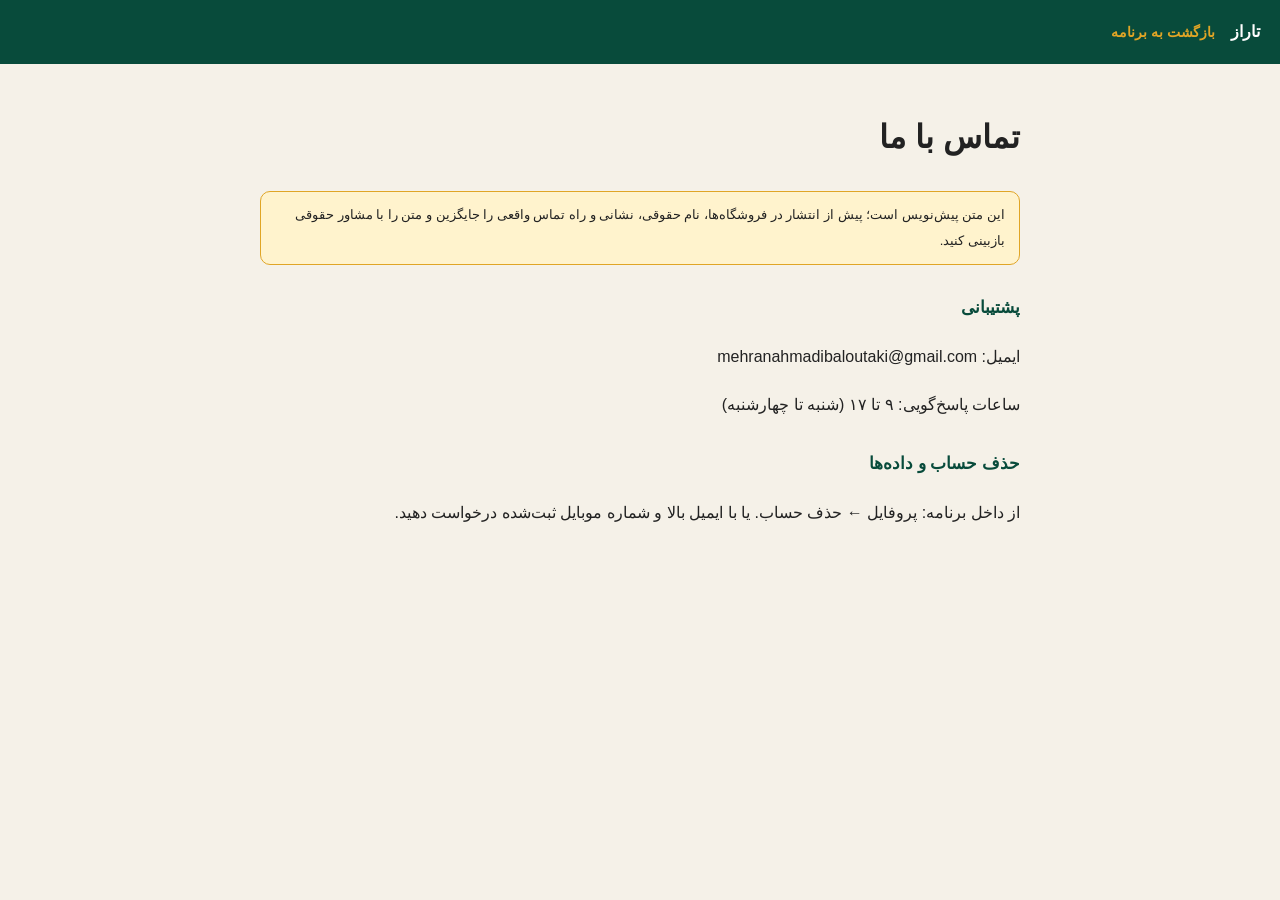
<file: contact.html>
<!doctype html>
<html lang="fa" dir="rtl"><head><meta charset="utf-8"><meta name="viewport" content="width=device-width,initial-scale=1">
<title>تماس با ما | تاراز</title><meta name="theme-color" content="#084B3B">
<style>body{margin:0;background:#F5F1E8;color:#222;font-family:Tahoma,sans-serif;line-height:2}
header{background:#084B3B;color:#fff;padding:16px 20px;font-weight:700}header a{color:#e0a526;text-decoration:none;font-size:14px;margin-right:12px}
main{max-width:760px;margin:0 auto;padding:20px}h2{font-size:17px;color:#084B3B;margin-top:26px}li{margin:4px 0}
.note{background:#fff3cd;border:1px solid #e0a526;border-radius:10px;padding:10px 14px;font-size:13px}</style></head>
<body><header>تاراز <a href="./">بازگشت به برنامه</a></header><main><h1>تماس با ما</h1>
<div class="note">این متن پیش‌نویس است؛ پیش از انتشار در فروشگاه‌ها، نام حقوقی، نشانی و راه تماس واقعی را جایگزین و متن را با مشاور حقوقی بازبینی کنید.</div>
<h2>پشتیبانی</h2><p>ایمیل: mehranahmadibaloutaki@gmail.com</p><p>ساعات پاسخ‌گویی: ۹ تا ۱۷ (شنبه تا چهارشنبه)</p>
<h2>حذف حساب و داده‌ها</h2><p>از داخل برنامه: پروفایل ← حذف حساب. یا با ایمیل بالا و شماره موبایل ثبت‌شده درخواست دهید.</p></main></body></html>
</file>
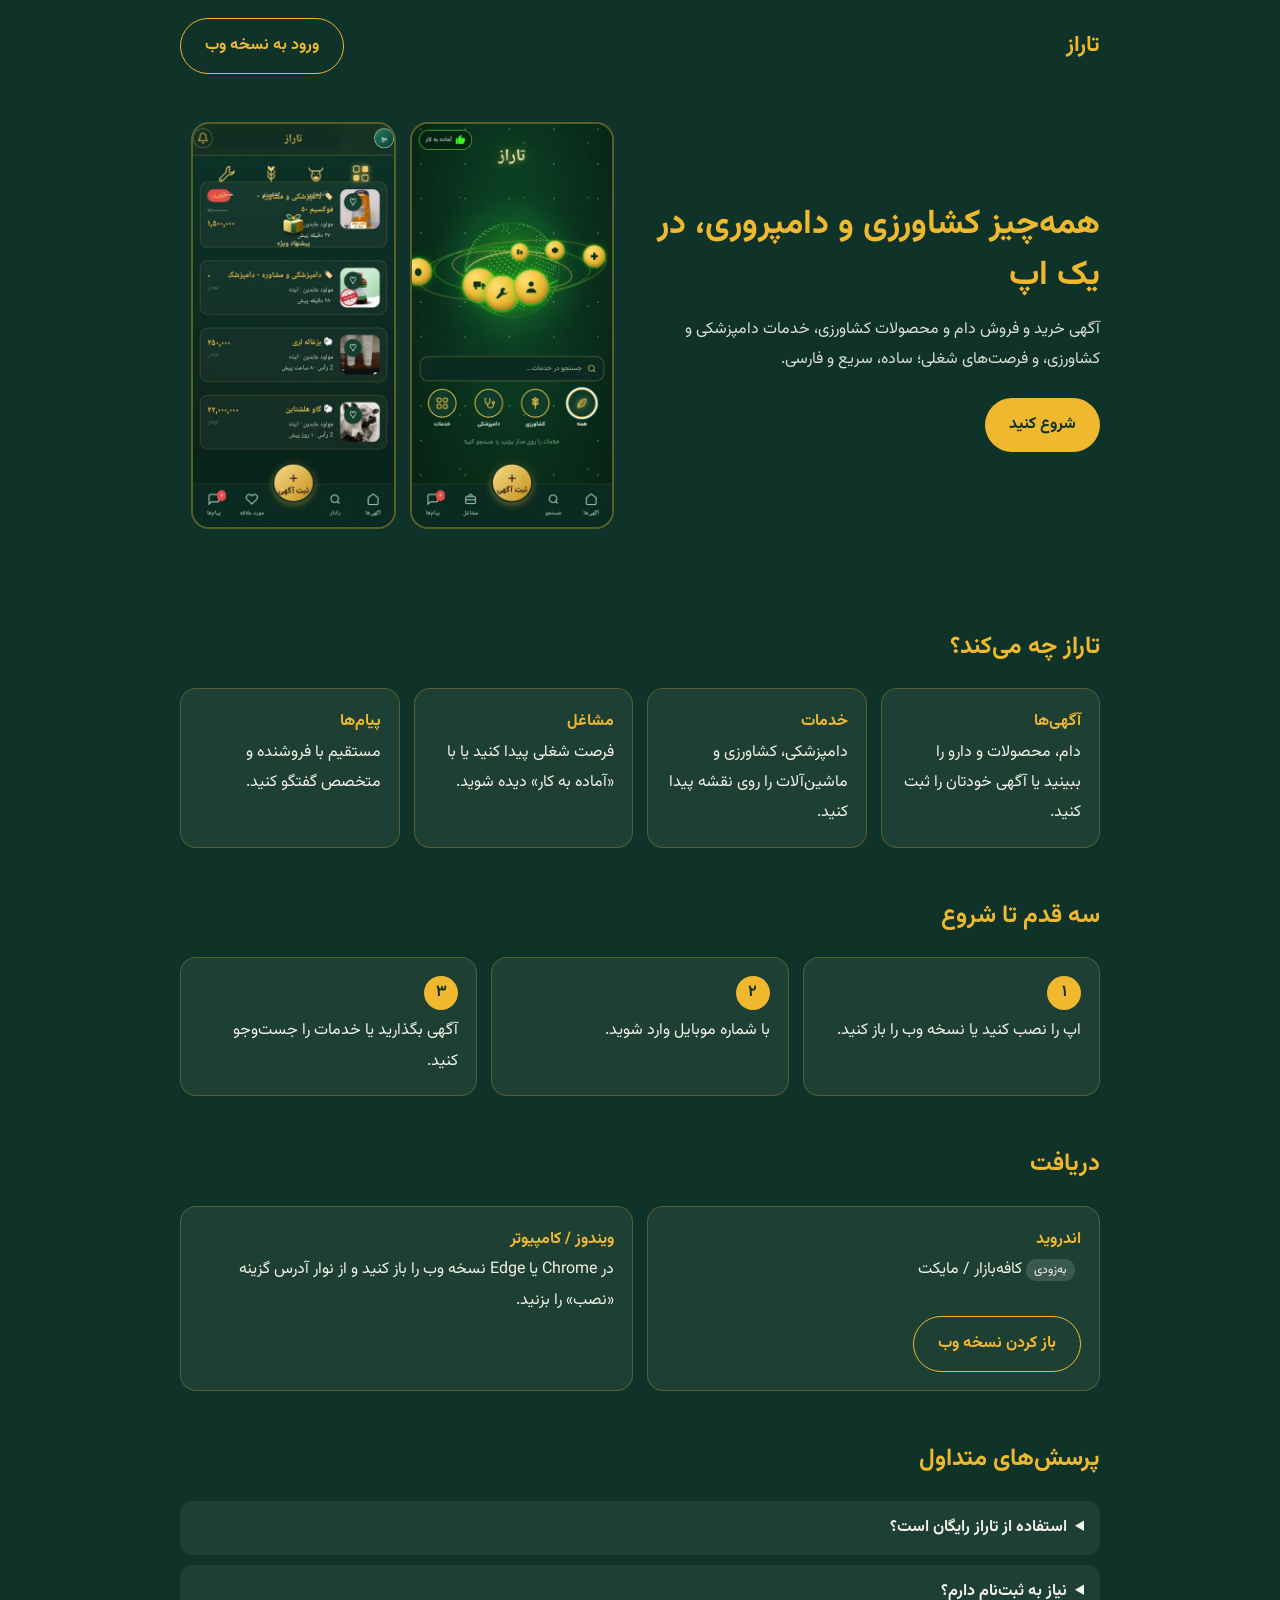
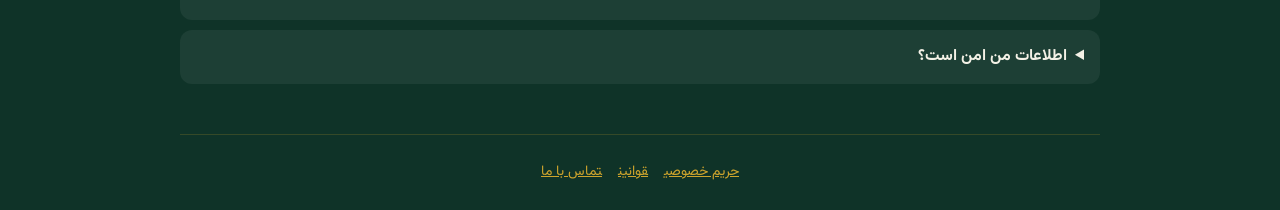
<file: landing.html>
<!DOCTYPE html>
<html lang="fa" dir="rtl"><head>
<meta charset="utf-8"><meta name="viewport" content="width=device-width,initial-scale=1">
<title>تاراز | سوپر اپ کشاورزی و دامپروری</title>
<meta name="description" content="تاراز: آگهی خرید و فروش دام و محصولات کشاورزی، خدمات دامپزشکی و کشاورزی، و فرصت‌های شغلی؛ همه در یک اپ.">
<meta name="theme-color" content="#0f3328">
<link rel="icon" href="icons/icon-192.png"><link rel="stylesheet" href="fonts.css">
<style>
*{box-sizing:border-box;margin:0}body{font-family:Vazirmatn,Tahoma,sans-serif;background:#0f3328;color:#f3f1e6;line-height:1.9}
.w{max-width:960px;margin:auto;padding:0 20px}
header{padding:18px 0;display:flex;justify-content:space-between;align-items:center}
header b{color:#efb82e;font-size:22px}
.btn{display:inline-block;padding:12px 24px;border-radius:30px;background:#efb82e;color:#0f3328;font-weight:700;text-decoration:none}
.btn.o{background:none;border:1.5px solid #efb82e;color:#efb82e}
.hero{display:grid;grid-template-columns:1fr 1fr;gap:30px;align-items:center;padding:30px 0 50px}
h1{font-size:34px;color:#efb82e;line-height:1.5}.hero p{margin:14px 0 22px;opacity:.9}
.shots{display:flex;gap:14px;justify-content:center}.shots img{width:46%;border-radius:18px;border:2px solid #efb82e55}
h2{color:#efb82e;margin:46px 0 18px;font-size:24px}
.g{display:grid;grid-template-columns:repeat(auto-fit,minmax(200px,1fr));gap:14px}
.c{background:#ffffff0f;border:1px solid #efb82e44;border-radius:16px;padding:18px}.c b{color:#efb82e}
.n{display:inline-flex;width:34px;height:34px;border-radius:50%;background:#efb82e;color:#0f3328;align-items:center;justify-content:center;font-weight:700;margin-bottom:6px}
details{background:#ffffff0f;border-radius:12px;padding:12px 16px;margin-bottom:10px}summary{cursor:pointer;font-weight:700}
footer{margin-top:50px;padding:24px 0;border-top:1px solid #efb82e33;text-align:center;font-size:14px;opacity:.85}footer a{color:#efb82e;margin:0 8px}
.soon{font-size:12px;background:#ffffff22;border-radius:10px;padding:2px 8px;margin-right:6px}
@media(max-width:700px){.hero{grid-template-columns:1fr}h1{font-size:27px}}
</style></head><body><div class="w">
<header><b>تاراز</b><a class="btn o" href="index.html?app=1">ورود به نسخه وب</a></header>
<section class="hero"><div>
<h1>همه‌چیز کشاورزی و دامپروری، در یک اپ</h1>
<p>آگهی خرید و فروش دام و محصولات کشاورزی، خدمات دامپزشکی و کشاورزی، و فرصت‌های شغلی؛ ساده، سریع و فارسی.</p>
<a class="btn" href="index.html?app=1">شروع کنید</a></div>
<div class="shots"><img src="landing/shot-home.webp" alt="صفحه اصلی تاراز"><img src="landing/shot-ads.webp" alt="آگهی‌های تاراز"></div></section>
<h2>تاراز چه می‌کند؟</h2>
<div class="g">
<div class="c"><b>آگهی‌ها</b><br>دام، محصولات و دارو را ببینید یا آگهی خودتان را ثبت کنید.</div>
<div class="c"><b>خدمات</b><br>دامپزشکی، کشاورزی و ماشین‌آلات را روی نقشه پیدا کنید.</div>
<div class="c"><b>مشاغل</b><br>فرصت شغلی پیدا کنید یا با «آماده به کار» دیده شوید.</div>
<div class="c"><b>پیام‌ها</b><br>مستقیم با فروشنده و متخصص گفتگو کنید.</div></div>
<h2>سه قدم تا شروع</h2>
<div class="g"><div class="c"><span class="n">۱</span><br>اپ را نصب کنید یا نسخه وب را باز کنید.</div>
<div class="c"><span class="n">۲</span><br>با شماره موبایل وارد شوید.</div>
<div class="c"><span class="n">۳</span><br>آگهی بگذارید یا خدمات را جست‌وجو کنید.</div></div>
<h2>دریافت</h2>
<div class="g">
<div class="c"><b>اندروید</b><br><span class="soon">به‌زودی</span> کافه‌بازار / مایکت<br><br><a class="btn o" href="index.html?app=1">باز کردن نسخه وب</a></div>
<div class="c"><b>ویندوز / کامپیوتر</b><br>در Chrome یا Edge نسخه وب را باز کنید و از نوار آدرس گزینه «نصب» را بزنید.</div></div>
<h2>پرسش‌های متداول</h2>
<details><summary>استفاده از تاراز رایگان است؟</summary>ثبت‌نام و استفاده از امکانات فعلی رایگان است.</details>
<details><summary>نیاز به ثبت‌نام دارم؟</summary>برای ثبت آگهی و پیام‌دادن، ورود با شماره موبایل لازم است.</details>
<details><summary>اطلاعات من امن است؟</summary>سیاست حریم خصوصی را در پایین صفحه ببینید.</details>
<footer><a href="privacy.html">حریم خصوصی</a><a href="terms.html">قوانین</a><a href="contact.html">تماس با ما</a></footer>
</div></body></html>
</file>
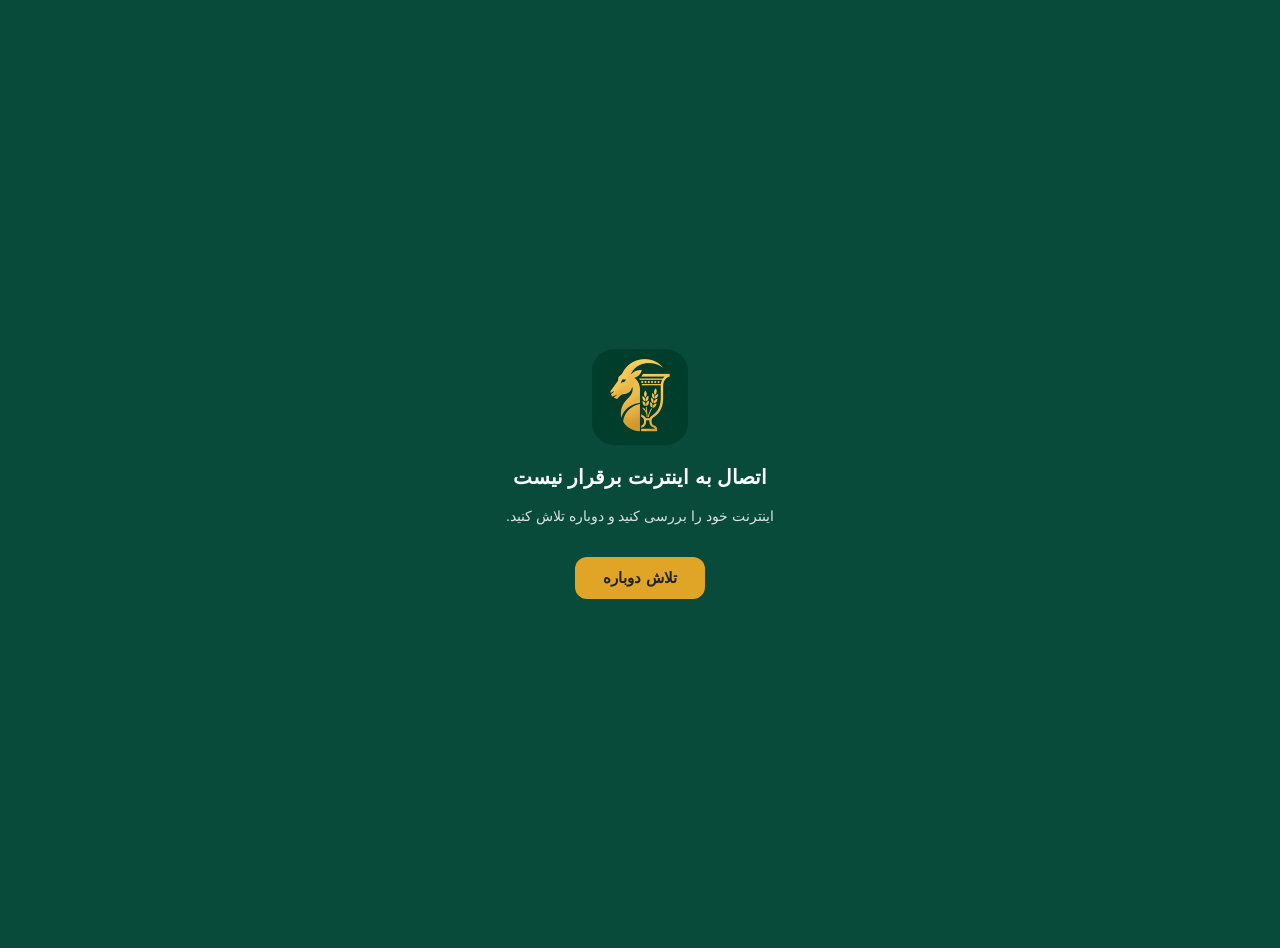
<file: offline.html>
<!doctype html>
<html lang="fa" dir="rtl"><head><meta charset="utf-8"><meta name="viewport" content="width=device-width,initial-scale=1">
<title>تاراز | آفلاین</title><meta name="theme-color" content="#084B3B">
<style>body{margin:0;min-height:100vh;display:flex;align-items:center;justify-content:center;background:#084B3B;color:#fff;font-family:Tahoma,sans-serif;text-align:center;padding:24px}
img{width:96px;height:96px;border-radius:22px}h1{font-size:20px;margin:16px 0 8px}p{opacity:.85;font-size:14px;line-height:1.9}
button{margin-top:14px;background:#e0a526;color:#222;border:0;border-radius:12px;padding:12px 28px;font-size:15px;font-weight:700;font-family:inherit}</style></head>
<body><div><img src="icons/icon-192.png" alt="تاراز"><h1>اتصال به اینترنت برقرار نیست</h1>
<p>اینترنت خود را بررسی کنید و دوباره تلاش کنید.</p><button onclick="location.reload()">تلاش دوباره</button></div></body></html>
</file>
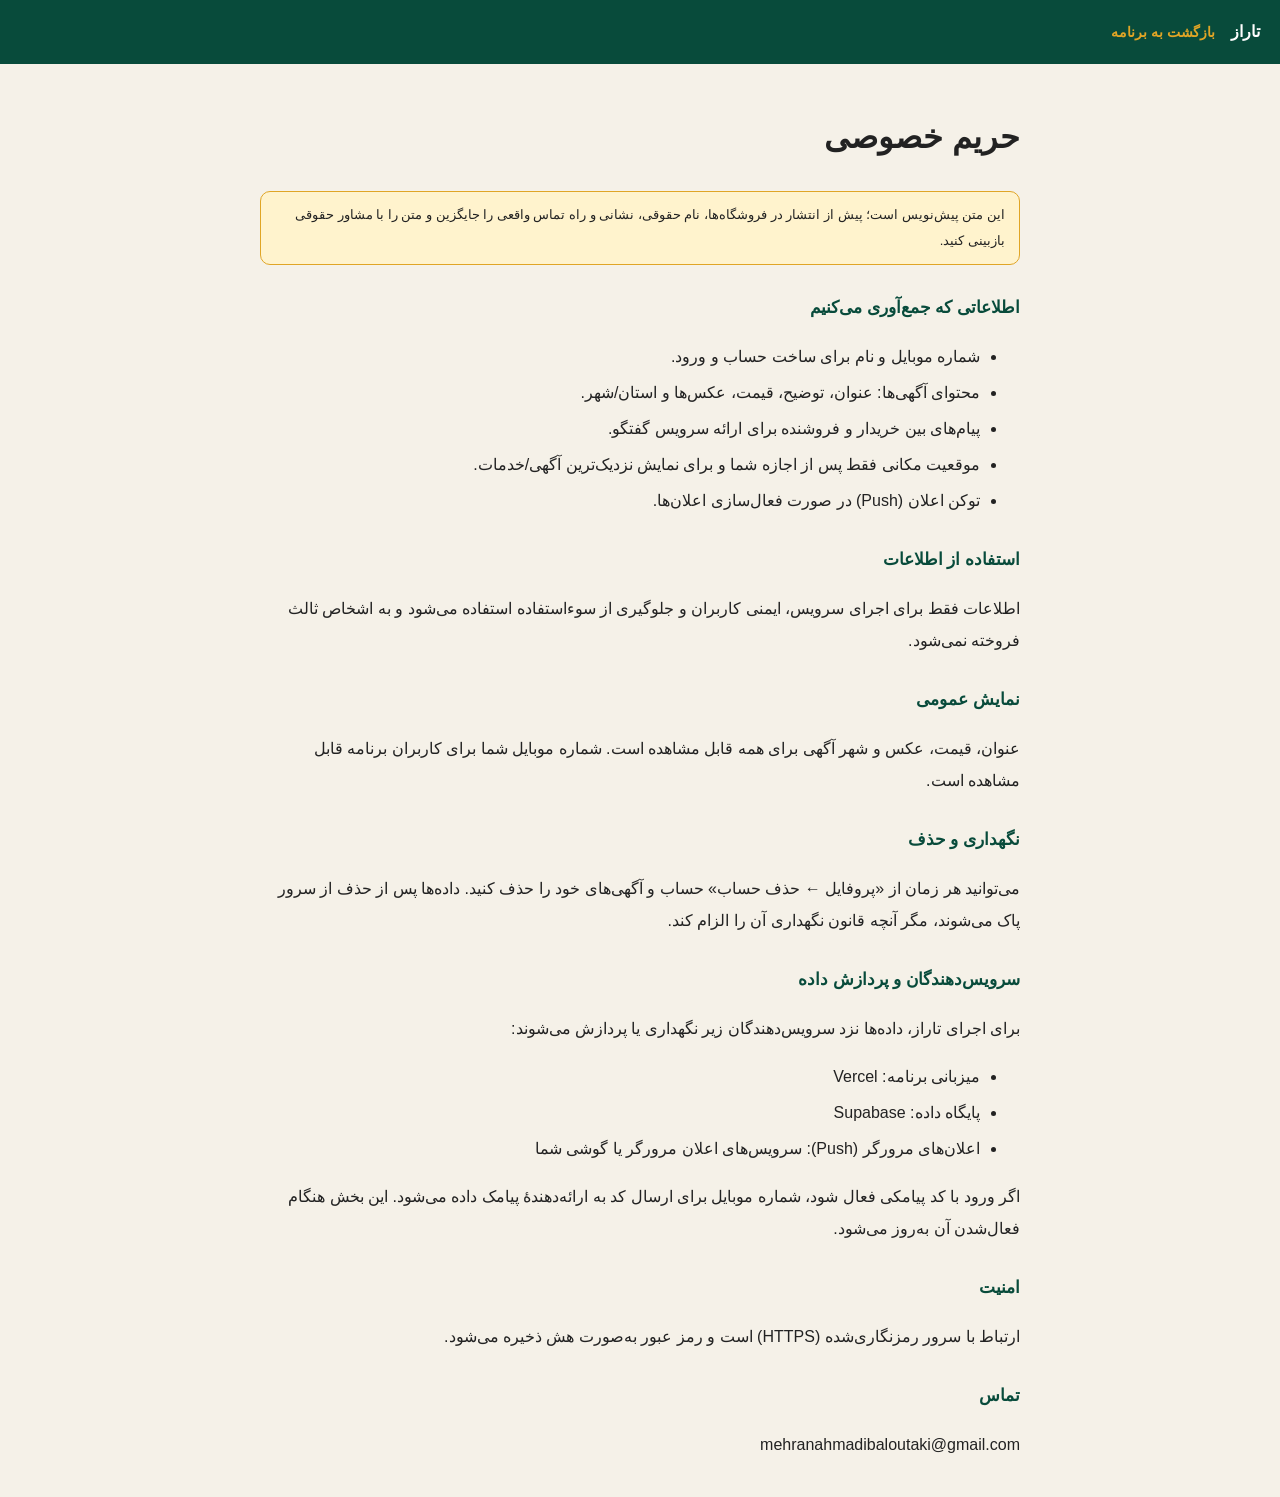
<file: privacy.html>
<!doctype html>
<html lang="fa" dir="rtl"><head><meta charset="utf-8"><meta name="viewport" content="width=device-width,initial-scale=1">
<title>حریم خصوصی | تاراز</title><meta name="theme-color" content="#084B3B">
<style>body{margin:0;background:#F5F1E8;color:#222;font-family:Tahoma,sans-serif;line-height:2}
header{background:#084B3B;color:#fff;padding:16px 20px;font-weight:700}header a{color:#e0a526;text-decoration:none;font-size:14px;margin-right:12px}
main{max-width:760px;margin:0 auto;padding:20px}h2{font-size:17px;color:#084B3B;margin-top:26px}li{margin:4px 0}
.note{background:#fff3cd;border:1px solid #e0a526;border-radius:10px;padding:10px 14px;font-size:13px}</style></head>
<body><header>تاراز <a href="./">بازگشت به برنامه</a></header><main><h1>حریم خصوصی</h1>
<div class="note">این متن پیش‌نویس است؛ پیش از انتشار در فروشگاه‌ها، نام حقوقی، نشانی و راه تماس واقعی را جایگزین و متن را با مشاور حقوقی بازبینی کنید.</div>
<h2>اطلاعاتی که جمع‌آوری می‌کنیم</h2><ul>
<li>شماره موبایل و نام برای ساخت حساب و ورود.</li>
<li>محتوای آگهی‌ها: عنوان، توضیح، قیمت، عکس‌ها و استان/شهر.</li>
<li>پیام‌های بین خریدار و فروشنده برای ارائه سرویس گفتگو.</li>
<li>موقعیت مکانی فقط پس از اجازه شما و برای نمایش نزدیک‌ترین آگهی/خدمات.</li>
<li>توکن اعلان (Push) در صورت فعال‌سازی اعلان‌ها.</li></ul>
<h2>استفاده از اطلاعات</h2><p>اطلاعات فقط برای اجرای سرویس، ایمنی کاربران و جلوگیری از سوءاستفاده استفاده می‌شود و به اشخاص ثالث فروخته نمی‌شود.</p>
<h2>نمایش عمومی</h2><p>عنوان، قیمت، عکس و شهر آگهی برای همه قابل مشاهده است. شماره موبایل شما برای کاربران برنامه قابل مشاهده است.</p>
<h2>نگهداری و حذف</h2><p>می‌توانید هر زمان از «پروفایل ← حذف حساب» حساب و آگهی‌های خود را حذف کنید. داده‌ها پس از حذف از سرور پاک می‌شوند، مگر آنچه قانون نگهداری آن را الزام کند.</p>
<h2>سرویس‌دهندگان و پردازش داده</h2><p>برای اجرای تاراز، داده‌ها نزد سرویس‌دهندگان زیر نگهداری یا پردازش می‌شوند:</p><ul><li>میزبانی برنامه: Vercel</li><li>پایگاه داده: Supabase</li><li>اعلان‌های مرورگر (Push): سرویس‌های اعلان مرورگر یا گوشی شما</li></ul><p>اگر ورود با کد پیامکی فعال شود، شماره موبایل برای ارسال کد به ارائه‌دهندهٔ پیامک داده می‌شود. این بخش هنگام فعال‌شدن آن به‌روز می‌شود.</p><h2>امنیت</h2><p>ارتباط با سرور رمزنگاری‌شده (HTTPS) است و رمز عبور به‌صورت هش ذخیره می‌شود.</p>
<h2>تماس</h2><p>mehranahmadibaloutaki@gmail.com</p></main></body></html>
</file>
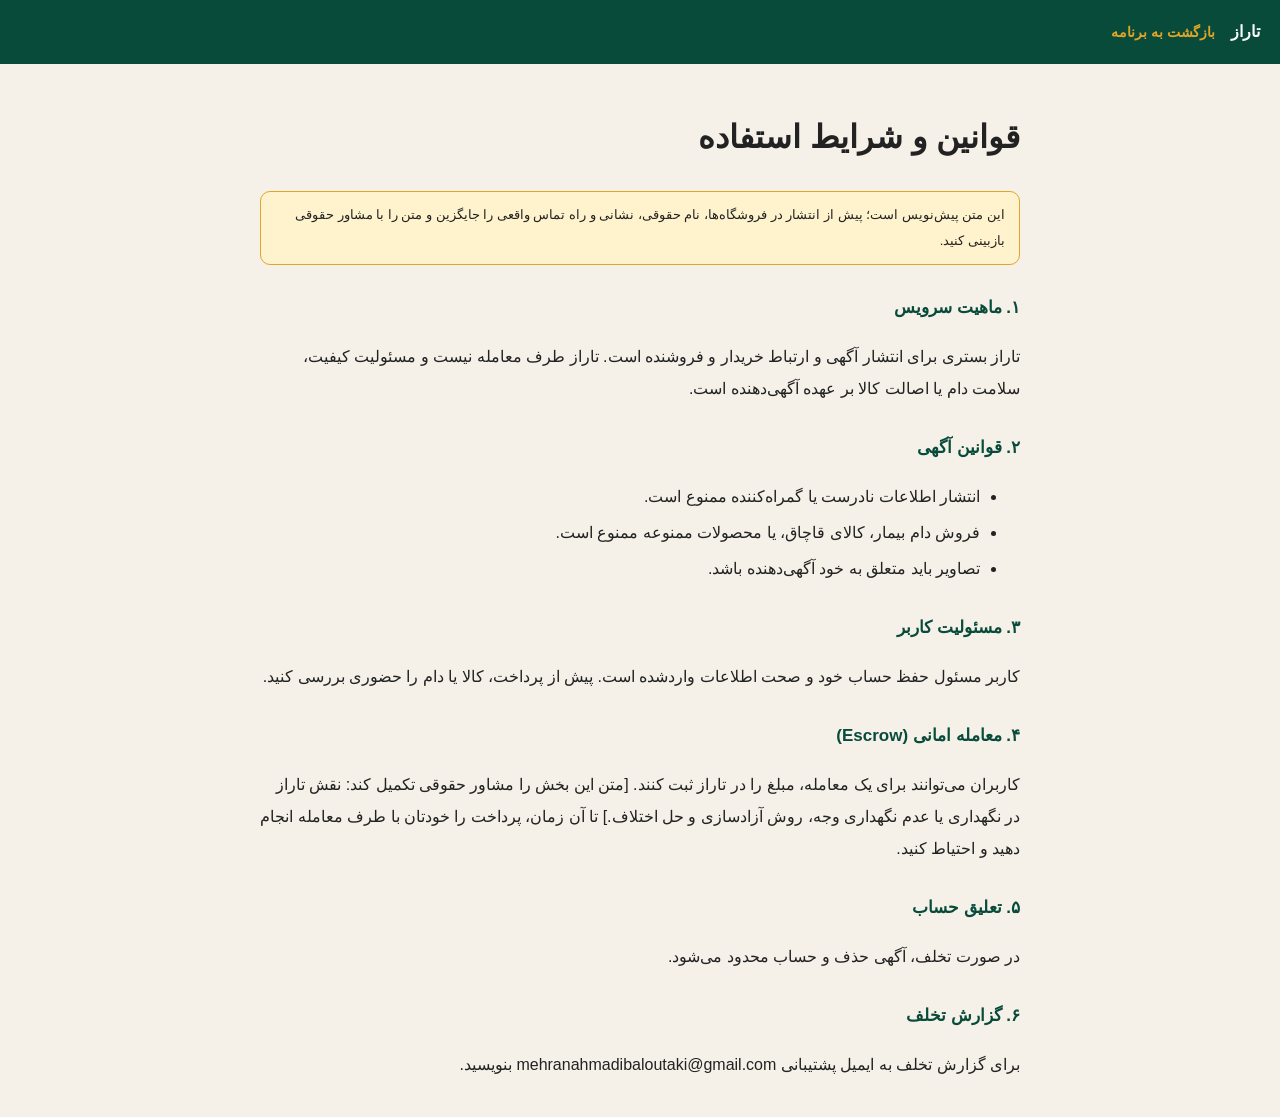
<file: terms.html>
<!doctype html>
<html lang="fa" dir="rtl"><head><meta charset="utf-8"><meta name="viewport" content="width=device-width,initial-scale=1">
<title>قوانین و شرایط استفاده | تاراز</title><meta name="theme-color" content="#084B3B">
<style>body{margin:0;background:#F5F1E8;color:#222;font-family:Tahoma,sans-serif;line-height:2}
header{background:#084B3B;color:#fff;padding:16px 20px;font-weight:700}header a{color:#e0a526;text-decoration:none;font-size:14px;margin-right:12px}
main{max-width:760px;margin:0 auto;padding:20px}h2{font-size:17px;color:#084B3B;margin-top:26px}li{margin:4px 0}
.note{background:#fff3cd;border:1px solid #e0a526;border-radius:10px;padding:10px 14px;font-size:13px}</style></head>
<body><header>تاراز <a href="./">بازگشت به برنامه</a></header><main><h1>قوانین و شرایط استفاده</h1>
<div class="note">این متن پیش‌نویس است؛ پیش از انتشار در فروشگاه‌ها، نام حقوقی، نشانی و راه تماس واقعی را جایگزین و متن را با مشاور حقوقی بازبینی کنید.</div>
<h2>۱. ماهیت سرویس</h2><p>تاراز بستری برای انتشار آگهی و ارتباط خریدار و فروشنده است. تاراز طرف معامله نیست و مسئولیت کیفیت، سلامت دام یا اصالت کالا بر عهده آگهی‌دهنده است.</p>
<h2>۲. قوانین آگهی</h2><ul><li>انتشار اطلاعات نادرست یا گمراه‌کننده ممنوع است.</li><li>فروش دام بیمار، کالای قاچاق، یا محصولات ممنوعه ممنوع است.</li><li>تصاویر باید متعلق به خود آگهی‌دهنده باشد.</li></ul>
<h2>۳. مسئولیت کاربر</h2><p>کاربر مسئول حفظ حساب خود و صحت اطلاعات واردشده است. پیش از پرداخت، کالا یا دام را حضوری بررسی کنید.</p>
<h2>۴. معامله امانی (Escrow)</h2><p>کاربران می‌توانند برای یک معامله، مبلغ را در تاراز ثبت کنند. [متن این بخش را مشاور حقوقی تکمیل کند: نقش تاراز در نگهداری یا عدم نگهداری وجه، روش آزادسازی و حل اختلاف.] تا آن زمان، پرداخت را خودتان با طرف معامله انجام دهید و احتیاط کنید.</p><h2>۵. تعلیق حساب</h2><p>در صورت تخلف، آگهی حذف و حساب محدود می‌شود.</p>
<h2>۶. گزارش تخلف</h2><p>برای گزارش تخلف به ایمیل پشتیبانی mehranahmadibaloutaki@gmail.com بنویسید.</p></main></body></html>
</file>
<file: fonts.css>
@font-face{font-family:'Vazirmatn';font-style:normal;font-weight:400;font-display:swap;src:url('fonts/Vazirmatn-Regular.woff2') format('woff2')}
@font-face{font-family:'Vazirmatn';font-style:normal;font-weight:500;font-display:swap;src:url('fonts/Vazirmatn-Medium.woff2') format('woff2')}
@font-face{font-family:'Vazirmatn';font-style:normal;font-weight:700;font-display:swap;src:url('fonts/Vazirmatn-Bold.woff2') format('woff2')}
@font-face{font-family:'Vazirmatn';font-style:normal;font-weight:800;font-display:swap;src:url('fonts/Vazirmatn-ExtraBold.woff2') format('woff2')}
</file>
